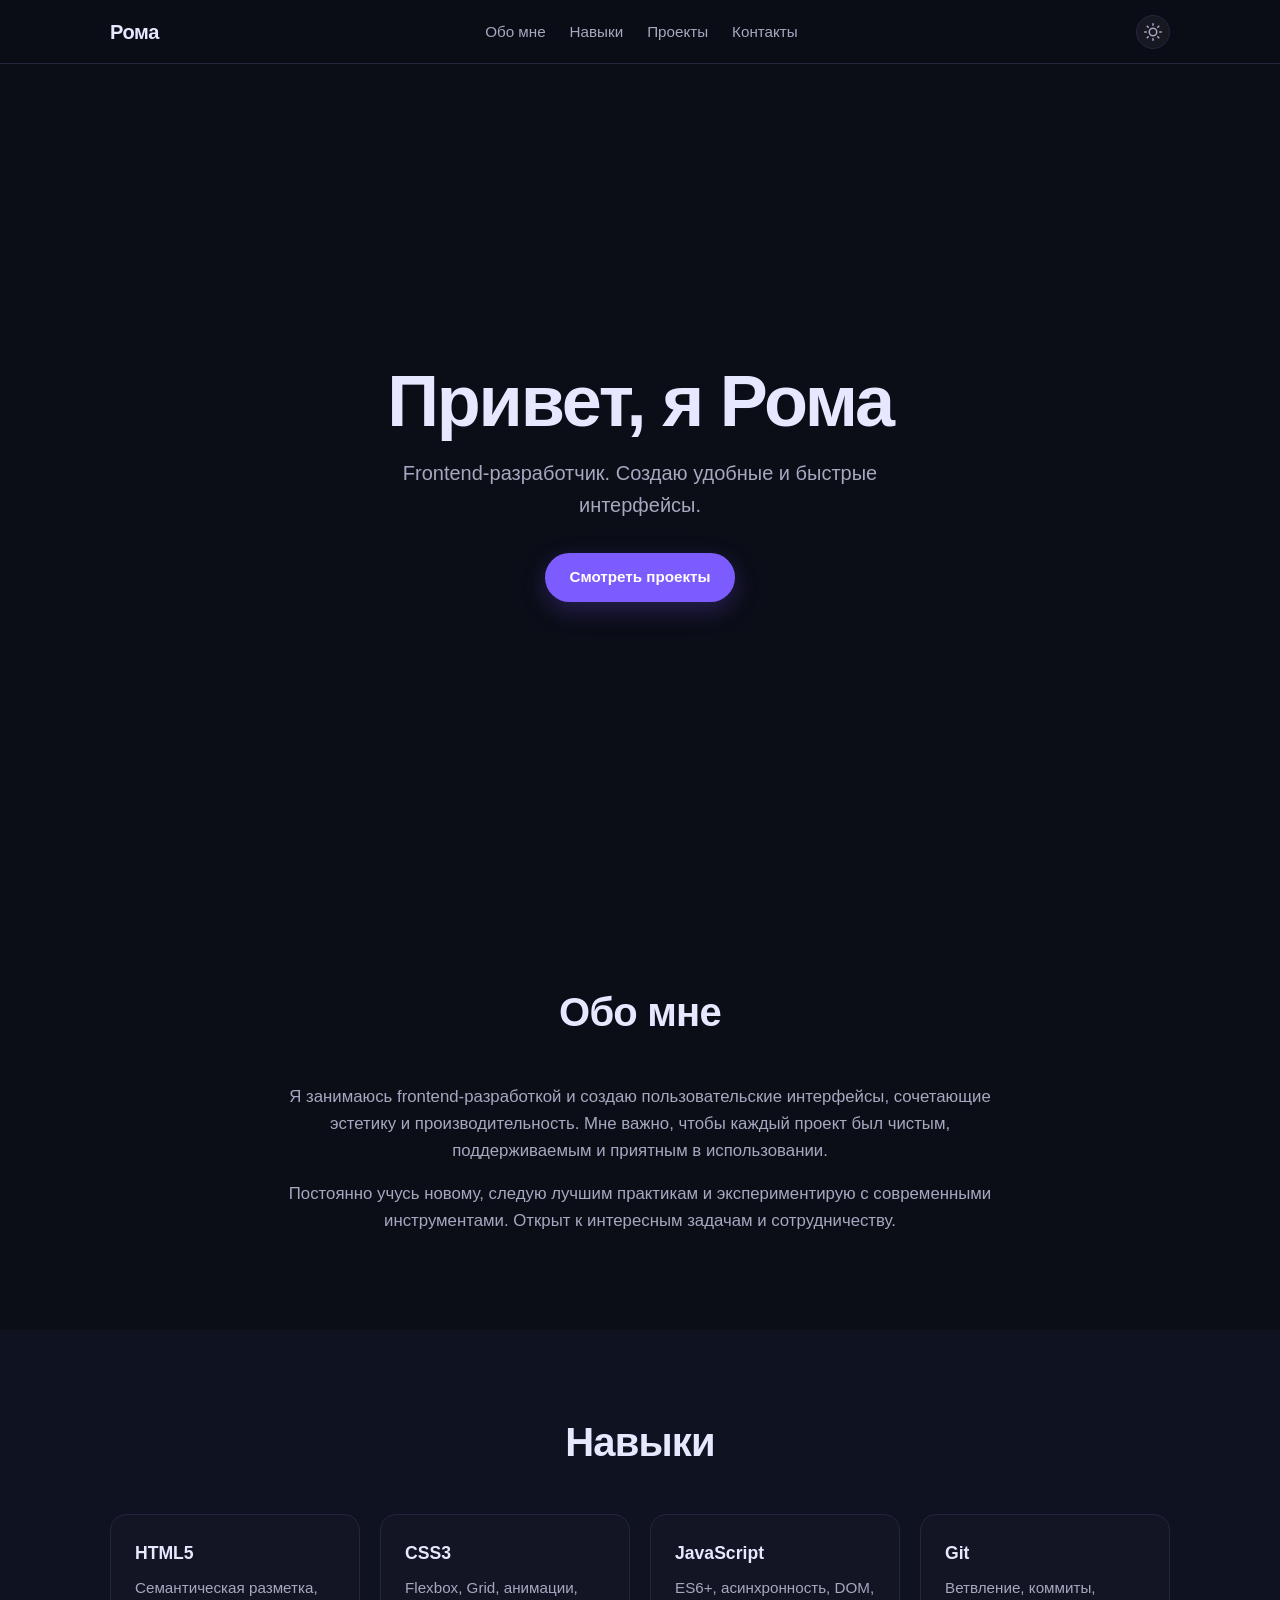
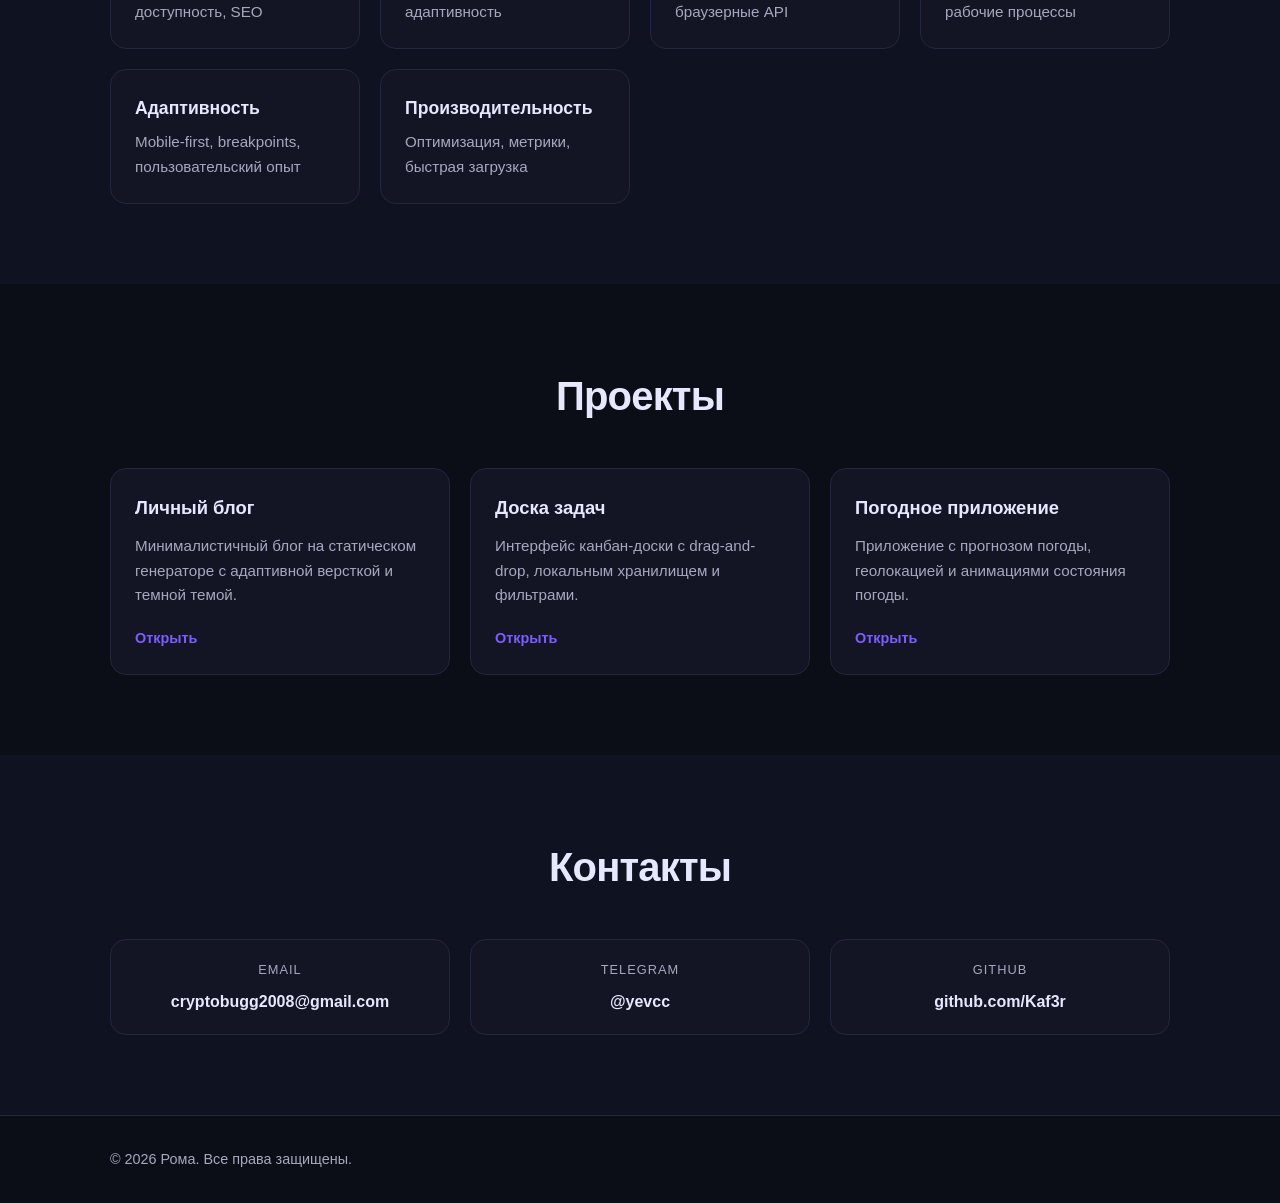
<file: index.html>
﻿<!DOCTYPE html>
<html lang="ru">
<head>
  <meta charset="UTF-8" />
  <meta name="viewport" content="width=device-width, initial-scale=1.0" />
  <title>Kaf3r — Портфолио</title>
  <script>
    (function() {
      var theme = localStorage.getItem('theme');
      if (theme) {
        document.documentElement.setAttribute('data-theme', theme);
      }
    })();
  </script>
  <link rel="stylesheet" href="styles.css" />
</head>
<body>
  <header class="header" id="header">
    <div class="container header__inner">
      <a href="#hero" class="logo">Рома</a>
      <nav class="nav" id="nav">
        <ul class="nav__list">
          <li><a href="#about" class="nav__link">Обо мне</a></li>
          <li><a href="#skills" class="nav__link">Навыки</a></li>
          <li><a href="#projects" class="nav__link">Проекты</a></li>
          <li><a href="#contacts" class="nav__link">Контакты</a></li>
        </ul>
      </nav>
      <button class="nav__toggle" id="navToggle" aria-label="Открыть меню">
        <span></span>
        <span></span>
        <span></span>
      </button>
      <button class="theme-toggle" id="themeToggle" aria-label="Переключить тему">
        <svg class="theme-toggle__sun" viewBox="0 0 24 24">
          <circle cx="12" cy="12" r="5"></circle>
          <line x1="12" y1="1" x2="12" y2="3"></line>
          <line x1="12" y1="21" x2="12" y2="23"></line>
          <line x1="4.22" y1="4.22" x2="5.64" y2="5.64"></line>
          <line x1="18.36" y1="18.36" x2="19.78" y2="19.78"></line>
          <line x1="1" y1="12" x2="3" y2="12"></line>
          <line x1="21" y1="12" x2="23" y2="12"></line>
          <line x1="4.22" y1="19.78" x2="5.64" y2="18.36"></line>
          <line x1="18.36" y1="5.64" x2="19.78" y2="4.22"></line>
        </svg>
        <svg class="theme-toggle__moon" viewBox="0 0 24 24">
          <path d="M21 12.79A9 9 0 1 1 11.21 3 7 7 0 0 0 21 12.79z"></path>
        </svg>
      </button>
    </div>
  </header>

  <main>
    <section class="hero" id="hero">
      <div class="container">
        <h1 class="hero__title">Привет, я Рома</h1>
        <p class="hero__subtitle">Frontend-разработчик. Создаю удобные и быстрые интерфейсы.</p>
        <a href="#projects" class="btn btn--primary">Смотреть проекты</a>
      </div>
    </section>

    <section class="section" id="about">
      <div class="container">
        <h2 class="section__title">Обо мне</h2>
        <div class="about">
          <p class="about__text">
            Я занимаюсь frontend-разработкой и создаю пользовательские интерфейсы,
            сочетающие эстетику и производительность. Мне важно, чтобы каждый
            проект был чистым, поддерживаемым и приятным в использовании.
          </p>
          <p class="about__text">
            Постоянно учусь новому, следую лучшим практикам и экспериментирую с современными
            инструментами. Открыт к интересным задачам и сотрудничеству.
          </p>
        </div>
      </div>
    </section>

    <section class="section section--alt" id="skills">
      <div class="container">
        <h2 class="section__title">Навыки</h2>
        <div class="skills">
          <article class="skill-card">
            <h3 class="skill-card__title">HTML5</h3>
            <p class="skill-card__desc">Семантическая разметка, доступность, SEO</p>
          </article>
          <article class="skill-card">
            <h3 class="skill-card__title">CSS3</h3>
            <p class="skill-card__desc">Flexbox, Grid, анимации, адаптивность</p>
          </article>
          <article class="skill-card">
            <h3 class="skill-card__title">JavaScript</h3>
            <p class="skill-card__desc">ES6+, асинхронность, DOM, браузерные API</p>
          </article>
          <article class="skill-card">
            <h3 class="skill-card__title">Git</h3>
            <p class="skill-card__desc">Ветвление, коммиты, рабочие процессы</p>
          </article>
          <article class="skill-card">
            <h3 class="skill-card__title">Адаптивность</h3>
            <p class="skill-card__desc">Mobile-first, breakpoints, пользовательский опыт</p>
          </article>
          <article class="skill-card">
            <h3 class="skill-card__title">Производительность</h3>
            <p class="skill-card__desc">Оптимизация, метрики, быстрая загрузка</p>
          </article>
        </div>
      </div>
    </section>

    <section class="section" id="projects">
      <div class="container">
        <h2 class="section__title">Проекты</h2>
        <div class="projects">
          <article class="project-card">
            <div class="project-card__body">
              <h3 class="project-card__title">Личный блог</h3>
              <p class="project-card__desc">Минималистичный блог на статическом генераторе с адаптивной версткой и темной темой.</p>
            </div>
            <a href="blog.html" class="project-card__link">Открыть</a>
          </article>
          <article class="project-card">
            <div class="project-card__body">
              <h3 class="project-card__title">Доска задач</h3>
              <p class="project-card__desc">Интерфейс канбан-доски с drag-and-drop, локальным хранилищем и фильтрами.</p>
            </div>
            <a href="kanban.html" class="project-card__link">Открыть</a>
          </article>
          <article class="project-card">
            <div class="project-card__body">
              <h3 class="project-card__title">Погодное приложение</h3>
              <p class="project-card__desc">Приложение с прогнозом погоды, геолокацией и анимациями состояния погоды.</p>
            </div>
            <a href="weather.html" class="project-card__link">Открыть</a>
          </article>
        </div>
      </div>
    </section>

    <section class="section section--alt" id="contacts">
      <div class="container">
        <h2 class="section__title">Контакты</h2>
        <div class="contacts">
          <div class="contact">
            <span class="contact__label">Email</span>
            <a href="mailto:roma@example.com" class="contact__value">cryptobugg2008@gmail.com</a>
          </div>
          <div class="contact">
            <span class="contact__label">Telegram</span>
            <a href="https://t.me/roma" target="_blank" rel="noopener" class="contact__value">@yevcc</a>
          </div>
          <div class="contact">
            <span class="contact__label">GitHub</span>
            <a href="https://github.com/roma" target="_blank" rel="noopener" class="contact__value">github.com/Kaf3r</a>
          </div>
        </div>
      </div>
    </section>
  </main>

  <footer class="footer">
    <div class="container footer__inner">
      <p class="footer__copy">&copy; 2026 Рома. Все права защищены.</p>
    </div>
  </footer>

  <script src="script.js"></script>
  <script src="theme.js"></script>
</body>
</html>
</file>
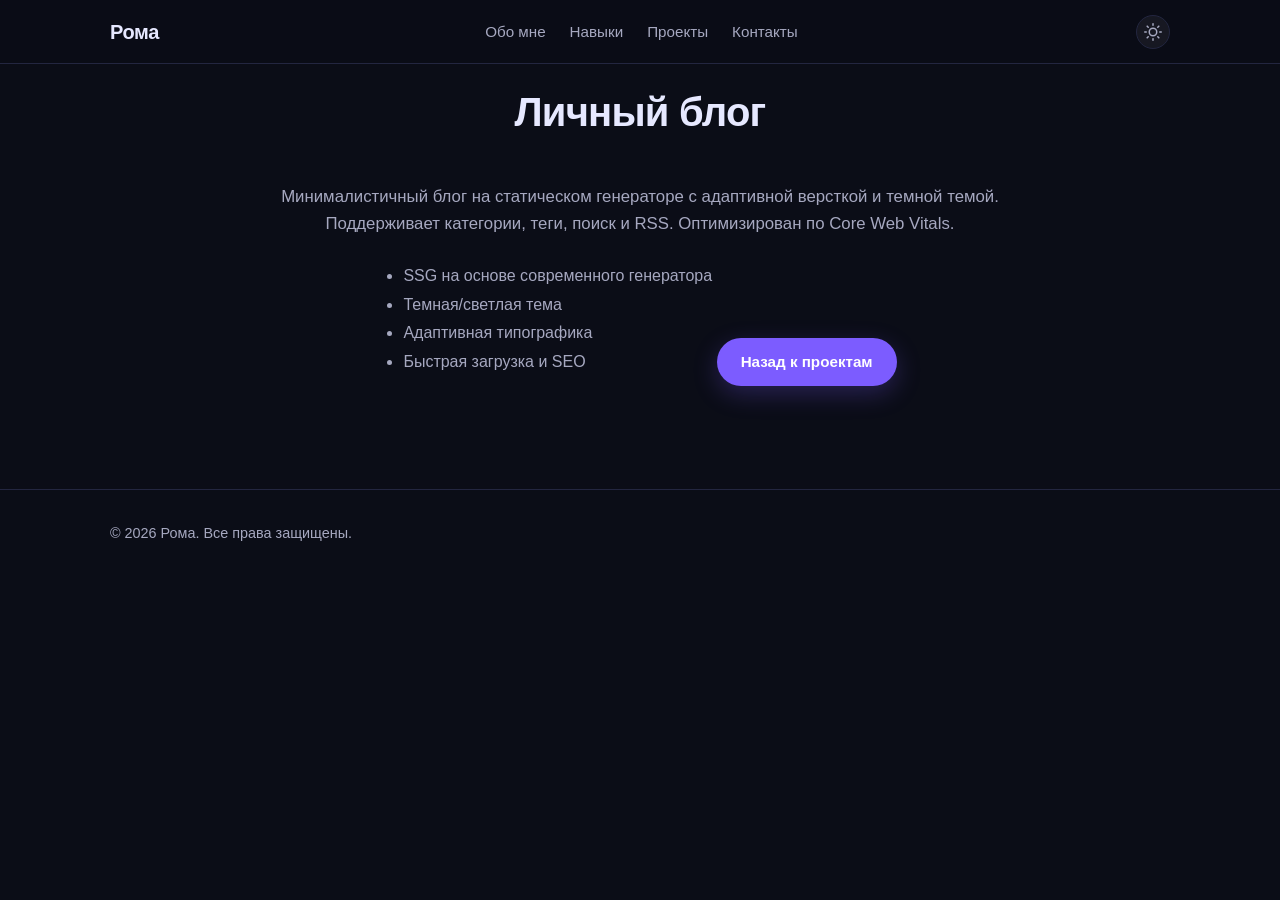
<file: blog.html>
﻿<!DOCTYPE html>
<html lang="ru">
<head>
  <meta charset="UTF-8" />
  <meta name="viewport" content="width=device-width, initial-scale=1.0" />
  <title>Личный блог — Рома</title>
  <script>
    (function() {
      var theme = localStorage.getItem('theme');
      if (theme) {
        document.documentElement.setAttribute('data-theme', theme);
      }
    })();
  </script>
  <link rel="stylesheet" href="styles.css" />
</head>
<body>
  <header class="header" id="header">
    <div class="container header__inner">
      <a href="index.html" class="logo">Рома</a>
      <nav class="nav" id="nav">
        <ul class="nav__list">
          <li><a href="index.html#about" class="nav__link">Обо мне</a></li>
          <li><a href="index.html#skills" class="nav__link">Навыки</a></li>
          <li><a href="index.html#projects" class="nav__link">Проекты</a></li>
          <li><a href="index.html#contacts" class="nav__link">Контакты</a></li>
        </ul>
      </nav>
      <button class="nav__toggle" id="navToggle" aria-label="Открыть меню">
        <span></span>
        <span></span>
        <span></span>
      </button>
      <button class="theme-toggle" id="themeToggle" aria-label="Переключить тему">
        <svg class="theme-toggle__sun" viewBox="0 0 24 24">
          <circle cx="12" cy="12" r="5"></circle>
          <line x1="12" y1="1" x2="12" y2="3"></line>
          <line x1="12" y1="21" x2="12" y2="23"></line>
          <line x1="4.22" y1="4.22" x2="5.64" y2="5.64"></line>
          <line x1="18.36" y1="18.36" x2="19.78" y2="19.78"></line>
          <line x1="1" y1="12" x2="3" y2="12"></line>
          <line x1="21" y1="12" x2="23" y2="12"></line>
          <line x1="4.22" y1="19.78" x2="5.64" y2="18.36"></line>
          <line x1="18.36" y1="5.64" x2="19.78" y2="4.22"></line>
        </svg>
        <svg class="theme-toggle__moon" viewBox="0 0 24 24">
          <path d="M21 12.79A9 9 0 1 1 11.21 3 7 7 0 0 0 21 12.79z"></path>
        </svg>
      </button>
    </div>
  </header>

  <main>
    <section class="section">
      <div class="container">
        <h1 class="section__title">Личный блог</h1>
        <article class="project-page">
          <p class="project-page__desc">
            Минималистичный блог на статическом генераторе с адаптивной версткой и темной темой.
            Поддерживает категории, теги, поиск и RSS. Оптимизирован по Core Web Vitals.
          </p>
          <ul class="project-page__features">
            <li>SSG на основе современного генератора</li>
            <li>Темная/светлая тема</li>
            <li>Адаптивная типографика</li>
            <li>Быстрая загрузка и SEO</li>
          </ul>
          <a href="index.html#projects" class="btn btn--primary">Назад к проектам</a>
        </article>
      </div>
    </section>
  </main>

  <footer class="footer">
    <div class="container footer__inner">
      <p class="footer__copy">&copy; 2026 Рома. Все права защищены.</p>
    </div>
  </footer>

  <script src="script.js"></script>
  <script src="theme.js"></script>
</body>
</html>
</file>
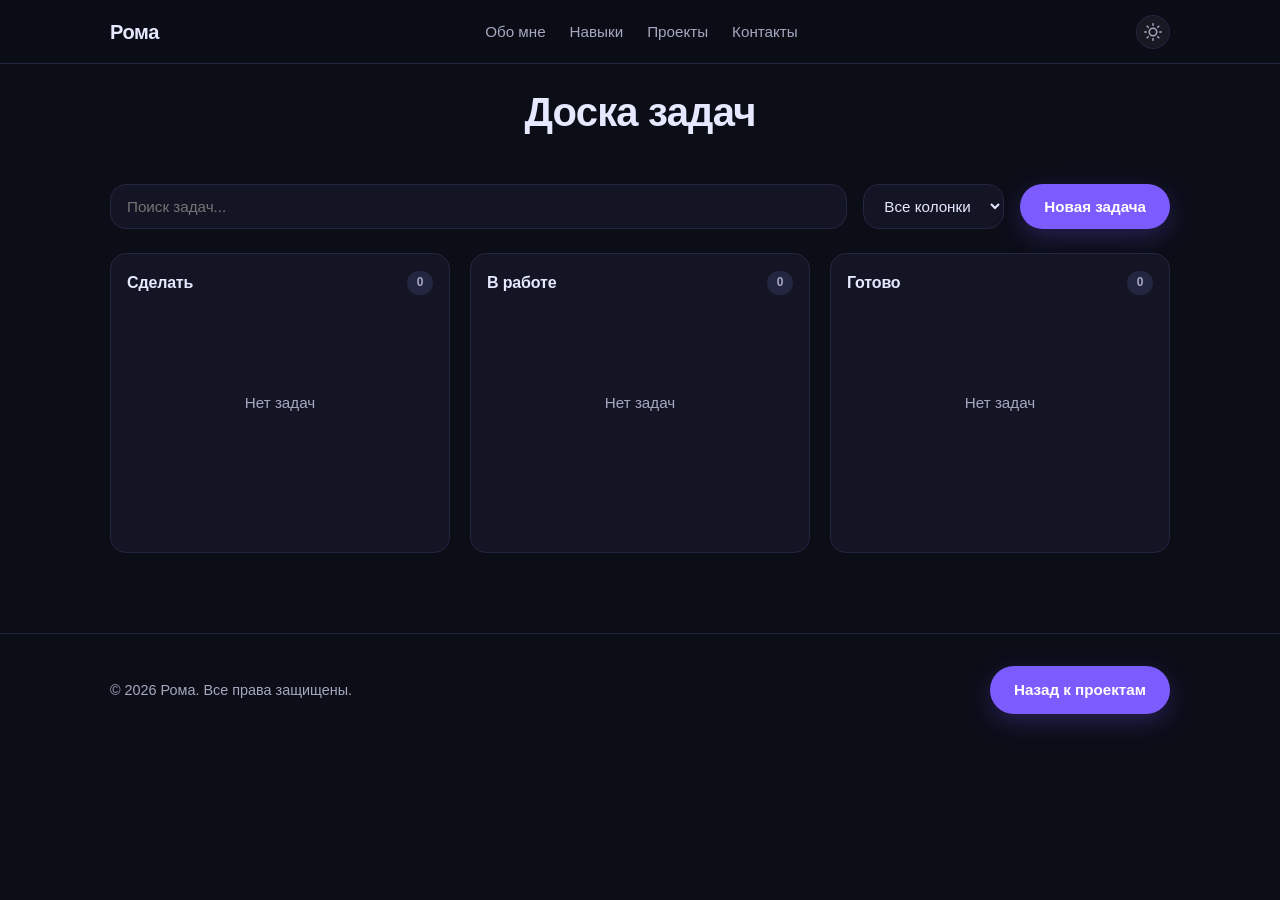
<file: kanban.html>
﻿<!DOCTYPE html>
<html lang="ru">
<head>
  <meta charset="UTF-8" />
  <meta name="viewport" content="width=device-width, initial-scale=1.0" />
  <title>Доска задач — Рома</title>
  <script>
    (function() {
      var theme = localStorage.getItem('theme');
      if (theme) {
        document.documentElement.setAttribute('data-theme', theme);
      }
    })();
  </script>
  <link rel="stylesheet" href="styles.css" />
</head>
<body>
  <header class="header" id="header">
    <div class="container header__inner">
      <a href="index.html" class="logo">Рома</a>
      <nav class="nav" id="nav">
        <ul class="nav__list">
          <li><a href="index.html#about" class="nav__link">Обо мне</a></li>
          <li><a href="index.html#skills" class="nav__link">Навыки</a></li>
          <li><a href="index.html#projects" class="nav__link">Проекты</a></li>
          <li><a href="index.html#contacts" class="nav__link">Контакты</a></li>
        </ul>
      </nav>
      <button class="nav__toggle" id="navToggle" aria-label="Открыть меню">
        <span></span>
        <span></span>
        <span></span>
      </button>
      <button class="theme-toggle" id="themeToggle" aria-label="Переключить тему">
        <svg class="theme-toggle__sun" viewBox="0 0 24 24">
          <circle cx="12" cy="12" r="5"></circle>
          <line x1="12" y1="1" x2="12" y2="3"></line>
          <line x1="12" y1="21" x2="12" y2="23"></line>
          <line x1="4.22" y1="4.22" x2="5.64" y2="5.64"></line>
          <line x1="18.36" y1="18.36" x2="19.78" y2="19.78"></line>
          <line x1="1" y1="12" x2="3" y2="12"></line>
          <line x1="21" y1="12" x2="23" y2="12"></line>
          <line x1="4.22" y1="19.78" x2="5.64" y2="18.36"></line>
          <line x1="18.36" y1="5.64" x2="19.78" y2="4.22"></line>
        </svg>
        <svg class="theme-toggle__moon" viewBox="0 0 24 24">
          <path d="M21 12.79A9 9 0 1 1 11.21 3 7 7 0 0 0 21 12.79z"></path>
        </svg>
      </button>
    </div>
  </header>

  <main>
    <section class="section">
      <div class="container">
        <h1 class="section__title">Доска задач</h1>

        <div class="kanban-toolbar">
          <input type="text" id="kanbanSearch" class="kanban-search" placeholder="Поиск задач..." />
          <select id="kanbanFilter" class="kanban-filter">
            <option value="all">Все колонки</option>
            <option value="todo">Сделать</option>
            <option value="inProgress">В работе</option>
            <option value="done">Готово</option>
          </select>
          <button id="kanbanAdd" class="btn btn--primary">Новая задача</button>
        </div>

        <div class="kanban-board" id="kanbanBoard">
          <div class="kanban-column" data-status="todo">
            <div class="kanban-column__header">
              <h2 class="kanban-column__title">Сделать</h2>
              <span class="kanban-column__count" data-count="todo">0</span>
            </div>
            <div class="kanban-column__body" data-status="todo"></div>
            <div class="kanban-empty" data-empty="todo">
              <p class="kanban-empty__text">Нет задач</p>
            </div>
          </div>

          <div class="kanban-column" data-status="inProgress">
            <div class="kanban-column__header">
              <h2 class="kanban-column__title">В работе</h2>
              <span class="kanban-column__count" data-count="inProgress">0</span>
            </div>
            <div class="kanban-column__body" data-status="inProgress"></div>
            <div class="kanban-empty" data-empty="inProgress">
              <p class="kanban-empty__text">Нет задач</p>
            </div>
          </div>

          <div class="kanban-column" data-status="done">
            <div class="kanban-column__header">
              <h2 class="kanban-column__title">Готово</h2>
              <span class="kanban-column__count" data-count="done">0</span>
            </div>
            <div class="kanban-column__body" data-status="done"></div>
            <div class="kanban-empty" data-empty="done">
              <p class="kanban-empty__text">Нет задач</p>
            </div>
          </div>
        </div>

        <div class="kanban-no-results" id="kanbanNoResults" style="display: none;">
          <p class="kanban-no-results__text">Ничего не найдено</p>
        </div>
      </div>
    </section>
  </main>

  <div class="modal" id="taskModal" aria-hidden="true">
    <div class="modal__overlay" id="modalOverlay"></div>
    <div class="modal__dialog">
      <div class="modal__header">
        <h3 class="modal__title" id="modalTitle">Новая задача</h3>
        <button class="modal__close" id="modalClose" aria-label="Закрыть">&times;</button>
      </div>
      <form id="taskForm" class="modal__form">
        <input type="hidden" id="taskId" />
        <div class="form-group">
          <label for="taskTitle" class="form-label">Название</label>
          <input type="text" id="taskTitle" class="form-input" required placeholder="Введите название" />
        </div>
        <div class="form-group">
          <label for="taskDesc" class="form-label">Описание</label>
          <textarea id="taskDesc" class="form-input form-input--textarea" rows="4" placeholder="Введите описание"></textarea>
        </div>
        <div class="modal__actions">
          <button type="button" class="btn btn--ghost" id="modalCancel">Отмена</button>
          <button type="button" class="btn btn--danger" id="modalDelete" style="display: none;">Удалить</button>
          <button type="submit" class="btn btn--primary">Сохранить</button>
        </div>
      </form>
    </div>
  </div>

  <footer class="footer">
    <div class="container footer__inner">
      <p class="footer__copy">&copy; 2026 Рома. Все права защищены.</p>
      <a href="index.html#projects" class="btn btn--primary">Назад к проектам</a>
    </div>
  </footer>

  <script src="kanban.js"></script>
  <script src="theme.js"></script>
</body>
</html>
</file>
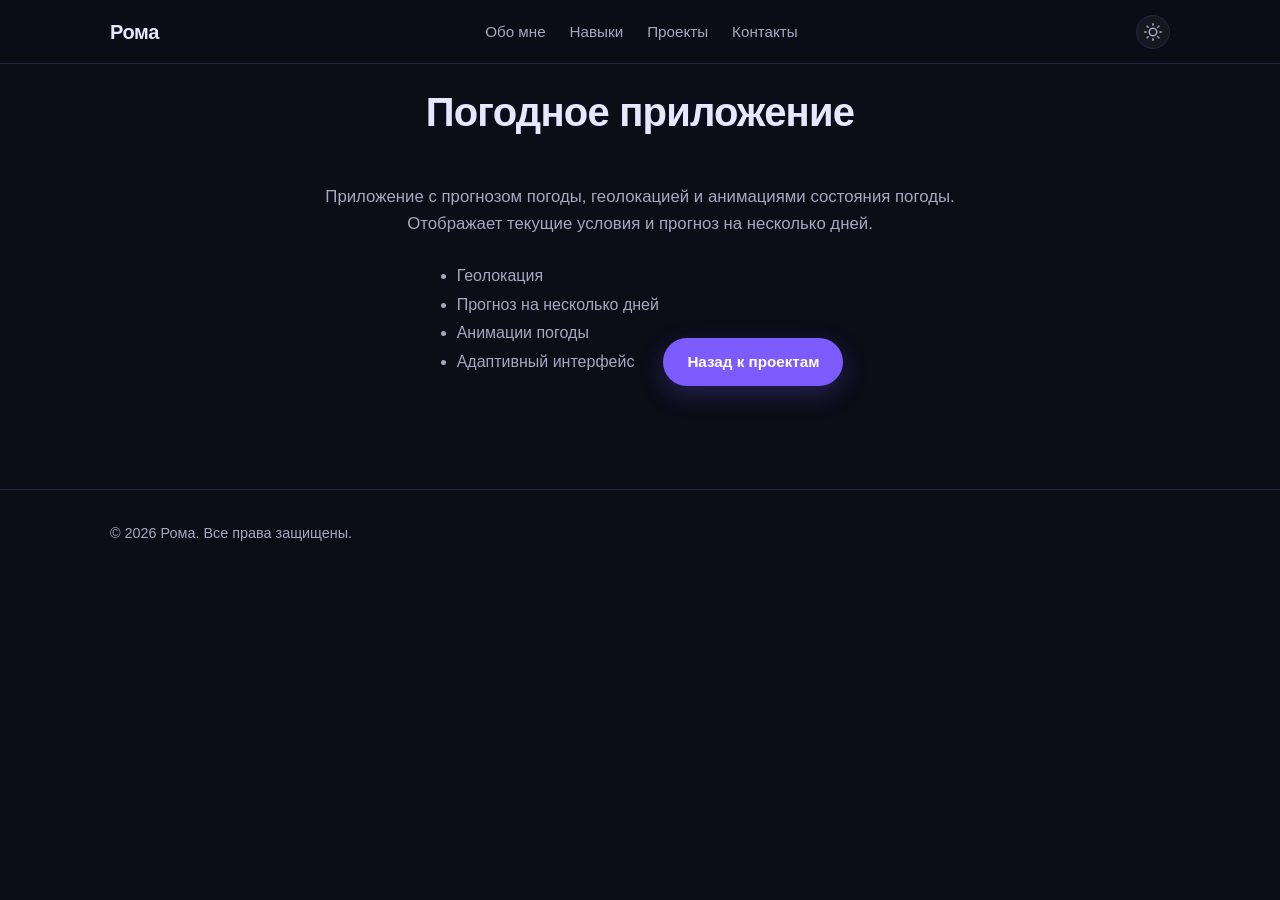
<file: weather.html>
﻿<!DOCTYPE html>
<html lang="ru">
<head>
  <meta charset="UTF-8" />
  <meta name="viewport" content="width=device-width, initial-scale=1.0" />
  <title>Погодное приложение — Рома</title>
  <script>
    (function() {
      var theme = localStorage.getItem('theme');
      if (theme) {
        document.documentElement.setAttribute('data-theme', theme);
      }
    })();
  </script>
  <link rel="stylesheet" href="styles.css" />
</head>
<body>
  <header class="header" id="header">
    <div class="container header__inner">
      <a href="index.html" class="logo">Рома</a>
      <nav class="nav" id="nav">
        <ul class="nav__list">
          <li><a href="index.html#about" class="nav__link">Обо мне</a></li>
          <li><a href="index.html#skills" class="nav__link">Навыки</a></li>
          <li><a href="index.html#projects" class="nav__link">Проекты</a></li>
          <li><a href="index.html#contacts" class="nav__link">Контакты</a></li>
        </ul>
      </nav>
      <button class="nav__toggle" id="navToggle" aria-label="Открыть меню">
        <span></span>
        <span></span>
        <span></span>
      </button>
      <button class="theme-toggle" id="themeToggle" aria-label="Переключить тему">
        <svg class="theme-toggle__sun" viewBox="0 0 24 24">
          <circle cx="12" cy="12" r="5"></circle>
          <line x1="12" y1="1" x2="12" y2="3"></line>
          <line x1="12" y1="21" x2="12" y2="23"></line>
          <line x1="4.22" y1="4.22" x2="5.64" y2="5.64"></line>
          <line x1="18.36" y1="18.36" x2="19.78" y2="19.78"></line>
          <line x1="1" y1="12" x2="3" y2="12"></line>
          <line x1="21" y1="12" x2="23" y2="12"></line>
          <line x1="4.22" y1="19.78" x2="5.64" y2="18.36"></line>
          <line x1="18.36" y1="5.64" x2="19.78" y2="4.22"></line>
        </svg>
        <svg class="theme-toggle__moon" viewBox="0 0 24 24">
          <path d="M21 12.79A9 9 0 1 1 11.21 3 7 7 0 0 0 21 12.79z"></path>
        </svg>
      </button>
    </div>
  </header>

  <main>
    <section class="section">
      <div class="container">
        <h1 class="section__title">Погодное приложение</h1>
        <article class="project-page">
          <p class="project-page__desc">
            Приложение с прогнозом погоды, геолокацией и анимациями состояния погоды.
            Отображает текущие условия и прогноз на несколько дней.
          </p>
          <ul class="project-page__features">
            <li>Геолокация</li>
            <li>Прогноз на несколько дней</li>
            <li>Анимации погоды</li>
            <li>Адаптивный интерфейс</li>
          </ul>
          <a href="index.html#projects" class="btn btn--primary">Назад к проектам</a>
        </article>
      </div>
    </section>
  </main>

  <footer class="footer">
    <div class="container footer__inner">
      <p class="footer__copy">&copy; 2026 Рома. Все права защищены.</p>
    </div>
  </footer>

  <script src="script.js"></script>
  <script src="theme.js"></script>
</body>
</html>
</file>
<file: styles.css>
﻿:root {
  --bg-body: #0b0d17;
  --bg-card: #131524;
  --bg-card-hover: #1a1d33;
  --text-primary: #e6e8ff;
  --text-secondary: #a6a8c0;
  --accent: #7c5cff;
  --accent-hover: #947dff;
  --border: #232640;
  --shadow: 0 10px 30px rgba(0, 0, 0, 0.35);
  --radius: 16px;
  --max-width: 1100px;
  --header-height: 64px;
  --header-bg: rgba(11, 13, 23, 0.8);
  --header-bg-scrolled: rgba(11, 13, 23, 0.95);
  --section-alt-bg: #0f1221;
  --kanban-card-bg: #1a1d33;
  --modal-bg: #131524;
  --input-bg: #0b0d17;
  --kanban-column-bg: #131524;
  --kanban-empty-bg: rgba(19, 21, 36, 0.6);
}

* {
  margin: 0;
  padding: 0;
  box-sizing: border-box;
}

html {
  scroll-behavior: smooth;
}

body {
  font-family: -apple-system, BlinkMacSystemFont, 'Segoe UI', Roboto, Oxygen, Ubuntu, Cantarell, sans-serif;
  background: var(--bg-body);
  color: var(--text-primary);
  line-height: 1.6;
  -webkit-font-smoothing: antialiased;
}

.container {
  width: 100%;
  max-width: var(--max-width);
  margin: 0 auto;
  padding: 0 1.25rem;
}

img {
  max-width: 100%;
  display: block;
}

a {
  color: inherit;
  text-decoration: none;
}

ul {
  list-style: none;
}

.header {
  position: fixed;
  top: 0;
  left: 0;
  right: 0;
  height: var(--header-height);
  background: var(--header-bg);
  backdrop-filter: blur(12px);
  border-bottom: 1px solid var(--border);
  z-index: 100;
}

.header__inner {
  display: flex;
  align-items: center;
  justify-content: space-between;
  height: 100%;
}

.logo {
  font-weight: 700;
  font-size: 1.25rem;
  letter-spacing: -0.02em;
}

.nav__list {
  display: flex;
  gap: 1.5rem;
}

.nav__link {
  font-size: 0.95rem;
  color: var(--text-secondary);
  transition: color 0.2s ease;
}

.nav__link:hover {
  color: var(--text-primary);
}

.nav__toggle {
  display: none;
  flex-direction: column;
  gap: 5px;
  background: transparent;
  border: none;
  cursor: pointer;
  padding: 4px;
}

.nav__toggle span {
  display: block;
  width: 22px;
  height: 2px;
  background: var(--text-primary);
  border-radius: 2px;
  transition: transform 0.2s ease, opacity 0.2s ease;
}

.theme-toggle {
  background: rgba(255, 255, 255, 0.05);
  border: 1px solid var(--border);
  cursor: pointer;
  padding: 7px;
  display: inline-flex;
  align-items: center;
  justify-content: center;
  color: var(--text-secondary);
  border-radius: 50%;
  transition: color 0.2s ease, background 0.2s ease, border-color 0.2s ease;
  margin-left: 0.75rem;
}

.theme-toggle:hover {
  color: var(--text-primary);
  background: rgba(255, 255, 255, 0.1);
  border-color: var(--text-secondary);
}

[data-theme="light"] .theme-toggle:hover {
  color: var(--text-primary);
  background: rgba(0, 0, 0, 0.05);
  border-color: var(--text-secondary);
}

.theme-toggle svg {
  width: 18px;
  height: 18px;
  fill: none;
  stroke: currentColor;
  stroke-width: 2;
  stroke-linecap: round;
  stroke-linejoin: round;
}

.theme-toggle__sun {
  display: block;
}

.theme-toggle__moon {
  display: none;
}

[data-theme="light"] .theme-toggle__sun {
  display: none;
}

[data-theme="light"] .theme-toggle__moon {
  display: block;
}

.hero {
  min-height: 100vh;
  display: flex;
  align-items: center;
  justify-content: center;
  text-align: center;
  padding-top: var(--header-height);
}

.hero__title {
  font-size: clamp(2.5rem, 6vw, 4.5rem);
  font-weight: 800;
  letter-spacing: -0.03em;
  line-height: 1.1;
  margin-bottom: 1rem;
}

.hero__subtitle {
  font-size: clamp(1rem, 2.5vw, 1.25rem);
  color: var(--text-secondary);
  max-width: 560px;
  margin: 0 auto 2rem;
  font-weight: 400;
}

.btn {
  display: inline-flex;
  align-items: center;
  justify-content: center;
  padding: 0.75rem 1.5rem;
  border-radius: 999px;
  font-weight: 600;
  font-size: 0.95rem;
  transition: transform 0.2s ease, box-shadow 0.2s ease, background 0.2s ease;
  border: none;
  cursor: pointer;
}

.btn--primary {
  background: var(--accent);
  color: #fff;
  box-shadow: 0 8px 24px rgba(124, 92, 255, 0.25);
}

.btn--primary:hover {
  background: var(--accent-hover);
  transform: translateY(-1px);
  box-shadow: 0 12px 28px rgba(124, 92, 255, 0.35);
}

.section {
  padding: 5rem 0;
}

.section--alt {
  background: var(--section-alt-bg);
}

.section__title {
  font-size: clamp(1.75rem, 4vw, 2.5rem);
  font-weight: 700;
  letter-spacing: -0.02em;
  margin-bottom: 2.5rem;
  text-align: center;
}

.about {
  max-width: 720px;
  margin: 0 auto;
  text-align: center;
}

.about__text {
  color: var(--text-secondary);
  font-size: 1.05rem;
  margin-bottom: 1rem;
}

.skills {
  display: grid;
  grid-template-columns: repeat(auto-fit, minmax(240px, 1fr));
  gap: 1.25rem;
}

.skill-card {
  background: var(--bg-card);
  border: 1px solid var(--border);
  border-radius: var(--radius);
  padding: 1.5rem;
  transition: transform 0.2s ease, background 0.2s ease, box-shadow 0.2s ease;
}

.skill-card:hover {
  transform: translateY(-4px);
  background: var(--bg-card-hover);
  box-shadow: var(--shadow);
}

.skill-card__title {
  font-size: 1.1rem;
  font-weight: 700;
  margin-bottom: 0.5rem;
}

.skill-card__desc {
  font-size: 0.95rem;
  color: var(--text-secondary);
}

.projects {
  display: grid;
  grid-template-columns: repeat(auto-fit, minmax(280px, 1fr));
  gap: 1.25rem;
}

.project-card {
  background: var(--bg-card);
  border: 1px solid var(--border);
  border-radius: var(--radius);
  padding: 1.5rem;
  display: flex;
  flex-direction: column;
  justify-content: space-between;
  transition: transform 0.2s ease, background 0.2s ease, box-shadow 0.2s ease;
}

.project-card:hover {
  transform: translateY(-4px);
  background: var(--bg-card-hover);
  box-shadow: var(--shadow);
}

.project-card__title {
  font-size: 1.15rem;
  font-weight: 700;
  margin-bottom: 0.75rem;
}

.project-card__desc {
  color: var(--text-secondary);
  font-size: 0.95rem;
  margin-bottom: 1.25rem;
}

.project-card__link {
  align-self: flex-start;
  font-weight: 600;
  font-size: 0.9rem;
  color: var(--accent);
  transition: color 0.2s ease;
}

.project-card__link:hover {
  color: var(--accent-hover);
}

.contacts {
  display: grid;
  grid-template-columns: repeat(auto-fit, minmax(220px, 1fr));
  gap: 1.25rem;
}

.contact {
  background: var(--bg-card);
  border: 1px solid var(--border);
  border-radius: var(--radius);
  padding: 1.25rem;
  text-align: center;
  transition: transform 0.2s ease, background 0.2s ease, box-shadow 0.2s ease;
}

.contact:hover {
  transform: translateY(-3px);
  background: var(--bg-card-hover);
  box-shadow: var(--shadow);
}

.contact__label {
  display: block;
  font-size: 0.8rem;
  text-transform: uppercase;
  letter-spacing: 0.08em;
  color: var(--text-secondary);
  margin-bottom: 0.5rem;
}

.contact__value {
  font-weight: 600;
  font-size: 1rem;
  word-break: break-word;
}

.footer {
  border-top: 1px solid var(--border);
  padding: 2rem 0;
}

.footer__inner {
  display: flex;
  align-items: center;
  justify-content: space-between;
}

.footer__copy {
  color: var(--text-secondary);
  font-size: 0.9rem;
}

.reveal {
  opacity: 0;
  transform: translateY(24px);
  transition: opacity 0.6s ease, transform 0.6s ease;
}

.reveal.is-visible {
  opacity: 1;
  transform: translateY(0);
}

.project-page {
  max-width: 720px;
  margin: 0 auto;
  text-align: center;
}

.project-page__desc {
  color: var(--text-secondary);
  font-size: 1.05rem;
  margin-bottom: 1.5rem;
}

.project-page__features {
  display: inline-block;
  text-align: left;
  color: var(--text-secondary);
  font-size: 1rem;
  line-height: 1.8;
  margin-bottom: 2rem;
  padding-left: 1.25rem;
}

.project-page__features li {
  list-style: disc;
}

.kanban-toolbar {
  display: flex;
  gap: 1rem;
  margin-bottom: 1.5rem;
  flex-wrap: wrap;
}

.kanban-search {
  flex: 1 1 240px;
  background: var(--bg-card);
  border: 1px solid var(--border);
  border-radius: var(--radius);
  padding: 0.75rem 1rem;
  color: var(--text-primary);
  font-size: 0.95rem;
  outline: none;
  transition: border-color 0.2s ease, box-shadow 0.2s ease;
}

.kanban-search:focus {
  border-color: var(--accent);
  box-shadow: 0 0 0 3px rgba(124, 92, 255, 0.15);
}

.kanban-filter {
  background: var(--bg-card);
  border: 1px solid var(--border);
  border-radius: var(--radius);
  padding: 0.75rem 1rem;
  color: var(--text-primary);
  font-size: 0.95rem;
  outline: none;
  cursor: pointer;
  transition: border-color 0.2s ease;
}

.kanban-filter:focus {
  border-color: var(--accent);
}

.kanban-board {
  display: grid;
  grid-template-columns: repeat(3, 1fr);
  gap: 1.25rem;
}

.kanban-column {
  position: relative;
  background: var(--kanban-column-bg);
  border: 1px solid var(--border);
  border-radius: var(--radius);
  padding: 1rem;
  display: flex;
  flex-direction: column;
  min-height: 300px;
  transition: background 0.2s ease, border-color 0.2s ease;
}

.kanban-column--drag-over {
  background: var(--bg-card-hover);
  border-color: var(--accent);
}

.kanban-column__header {
  display: flex;
  align-items: center;
  justify-content: space-between;
  margin-bottom: 1rem;
}

.kanban-column__title {
  font-size: 1rem;
  font-weight: 700;
  letter-spacing: -0.01em;
}

.kanban-column__count {
  background: var(--border);
  color: var(--text-secondary);
  font-size: 0.75rem;
  font-weight: 700;
  padding: 0.15rem 0.6rem;
  border-radius: 999px;
}

.kanban-column__body {
  flex: 1;
  display: flex;
  flex-direction: column;
  gap: 0.75rem;
}

.kanban-card {
  background: var(--kanban-card-bg);
  border: 1px solid var(--border);
  border-radius: 12px;
  padding: 1rem;
  cursor: grab;
  transition: transform 0.2s ease, box-shadow 0.2s ease, opacity 0.2s ease;
}

.kanban-card:hover {
  transform: translateY(-2px);
  box-shadow: var(--shadow);
}

.kanban-card:active {
  cursor: grabbing;
}

.kanban-card--dragging {
  opacity: 0.4;
  transform: scale(0.98);
}

.kanban-card__title {
  font-weight: 700;
  font-size: 0.95rem;
  margin-bottom: 0.5rem;
  line-height: 1.3;
}

.kanban-card__desc {
  color: var(--text-secondary);
  font-size: 0.85rem;
  line-height: 1.5;
  margin-bottom: 0.75rem;
  display: -webkit-box;
  -webkit-line-clamp: 3;
  -webkit-box-orient: vertical;
  overflow: hidden;
}

.kanban-card__footer {
  display: flex;
  align-items: center;
  justify-content: space-between;
  gap: 0.5rem;
}

.kanban-card__date {
  font-size: 0.75rem;
  color: var(--text-secondary);
}

.kanban-card__actions {
  display: flex;
  gap: 0.5rem;
}

.kanban-card__action {
  background: transparent;
  border: none;
  color: var(--text-secondary);
  cursor: pointer;
  font-size: 0.8rem;
  padding: 0.2rem 0.4rem;
  border-radius: 6px;
  transition: color 0.2s ease, background 0.2s ease;
}

.kanban-card__action:hover {
  color: var(--text-primary);
  background: rgba(255, 255, 255, 0.05);
}

.kanban-empty {
  display: none;
  position: absolute;
  top: 50%;
  left: 50%;
  transform: translate(-50%, -50%);
  width: calc(100% - 2rem);
  text-align: center;
  padding: 1.5rem;
}

.kanban-empty.is-visible {
  display: block;
}

.kanban-empty__text {
  color: var(--text-secondary);
  font-size: 0.95rem;
}

.kanban-no-results {
  text-align: center;
  padding: 3rem 1rem;
}

.kanban-no-results__text {
  color: var(--text-secondary);
  font-size: 1.05rem;
}

.modal {
  position: fixed;
  inset: 0;
  z-index: 200;
  display: flex;
  align-items: center;
  justify-content: center;
  padding: 1rem;
  opacity: 0;
  pointer-events: none;
  transition: opacity 0.2s ease;
}

.modal.is-open {
  opacity: 1;
  pointer-events: auto;
}

.modal__overlay {
  position: absolute;
  inset: 0;
  background: rgba(0, 0, 0, 0.6);
  backdrop-filter: blur(4px);
}

.modal__dialog {
  position: relative;
  background: var(--bg-card);
  border: 1px solid var(--border);
  border-radius: var(--radius);
  width: 100%;
  max-width: 480px;
  padding: 1.5rem;
  box-shadow: var(--shadow);
  transform: translateY(20px);
  transition: transform 0.2s ease;
}

.modal.is-open .modal__dialog {
  transform: translateY(0);
}

.modal__header {
  display: flex;
  align-items: center;
  justify-content: space-between;
  margin-bottom: 1.25rem;
}

.modal__title {
  font-size: 1.25rem;
  font-weight: 700;
}

.modal__close {
  background: transparent;
  border: none;
  color: var(--text-secondary);
  font-size: 1.5rem;
  line-height: 1;
  cursor: pointer;
  padding: 0.2rem;
  border-radius: 6px;
  transition: color 0.2s ease, background 0.2s ease;
}

.modal__close:hover {
  color: var(--text-primary);
  background: rgba(255, 255, 255, 0.05);
}

.modal__form {
  display: flex;
  flex-direction: column;
  gap: 1rem;
}

.form-group {
  display: flex;
  flex-direction: column;
  gap: 0.4rem;
}

.form-label {
  font-size: 0.85rem;
  font-weight: 600;
  color: var(--text-secondary);
}

.form-input {
  background: var(--bg-body);
  border: 1px solid var(--border);
  border-radius: 10px;
  padding: 0.75rem 1rem;
  color: var(--text-primary);
  font-size: 0.95rem;
  outline: none;
  transition: border-color 0.2s ease, box-shadow 0.2s ease;
}

.form-input:focus {
  border-color: var(--accent);
  box-shadow: 0 0 0 3px rgba(124, 92, 255, 0.15);
}

.form-input--textarea {
  resize: vertical;
  min-height: 100px;
}

.modal__actions {
  display: flex;
  gap: 0.75rem;
  justify-content: flex-end;
  margin-top: 0.5rem;
}

.btn--ghost {
  background: transparent;
  border: 1px solid var(--border);
  color: var(--text-primary);
}

.btn--ghost:hover {
  background: var(--bg-card-hover);
}

.btn--danger {
  background: transparent;
  border: 1px solid #ff4d4d;
  color: #ff4d4d;
}

.btn--danger:hover {
  background: rgba(255, 77, 77, 0.1);
}

@media (max-width: 768px) {
  .nav__toggle {
    display: flex;
  }

  .nav {
    position: fixed;
    inset: var(--header-height) 0 auto 0;
    background: var(--header-bg-scrolled);
    backdrop-filter: blur(12px);
    border-bottom: 1px solid var(--border);
    padding: 1rem;
    transform: translateY(-120%);
    opacity: 0;
    pointer-events: none;
    transition: transform 0.3s ease, opacity 0.3s ease;
  }

  .nav--open {
    transform: translateY(0);
    opacity: 1;
    pointer-events: auto;
  }

  .nav__list {
    flex-direction: column;
    gap: 1rem;
  }

  .nav__link {
    font-size: 1.1rem;
  }

  .section {
    padding: 3.5rem 0;
  }

  .footer__inner {
    flex-direction: column;
    gap: 0.75rem;
    text-align: center;
  }

  .theme-toggle {
  background: rgba(255, 255, 255, 0.05);
  border: 1px solid var(--border);
  cursor: pointer;
  padding: 7px;
  display: inline-flex;
  align-items: center;
  justify-content: center;
  color: var(--text-secondary);
  border-radius: 50%;
  transition: color 0.2s ease, background 0.2s ease, border-color 0.2s ease;
  margin-left: 0.75rem;
}

  .header__inner {
    flex-wrap: wrap;
    height: auto;
    min-height: var(--header-height);
    padding: 0.5rem 0;
  }

  .header {
    height: auto;
  }

  .kanban-board {
    grid-template-columns: 1fr;
  }

  .kanban-column {
    min-height: auto;
  }

  .kanban-toolbar {
    flex-direction: column;
  }

  .kanban-search,
  .kanban-filter,
  .kanban-add {
    width: 100%;
  }
}

[data-theme="light"] {
  --bg-body: #ffffff;
  --bg-card: #ffffff;
  --bg-card-hover: #f9fafb;
  --text-primary: #111827;
  --text-secondary: #4b5563;
  --accent: #dc2626;
  --accent-hover: #ef4444;
  --border: #e5e7eb;
  --shadow: 0 4px 20px rgba(0, 0, 0, 0.08);
  --header-bg: rgba(255, 255, 255, 0.85);
  --header-bg-scrolled: rgba(255, 255, 255, 0.95);
  --section-alt-bg: #f9fafb;
  --kanban-card-bg: #ffffff;
  --modal-bg: #ffffff;
  --input-bg: #ffffff;
  --kanban-column-bg: #f3f4f6;
  --kanban-empty-bg: rgba(243, 244, 246, 0.8);
}

[data-theme="light"] .hero {
  background: linear-gradient(180deg, #ffffff 0%, #fef2f2 100%);
}

[data-theme="light"] .modal__overlay {
  background: rgba(0, 0, 0, 0.4);
}

[data-theme="light"] .modal__close:hover {
  background: rgba(0, 0, 0, 0.05);
}

[data-theme="light"] .kanban-card__action:hover {
  background: rgba(0, 0, 0, 0.05);
}

[data-theme="light"] .kanban-column--drag-over {
  background: #fef2f2;
  border-color: var(--accent);
}

[data-theme="light"] .theme-toggle:hover {
  color: var(--text-primary);
  background: rgba(0, 0, 0, 0.05);
  border-color: var(--text-secondary);
}
</file>
